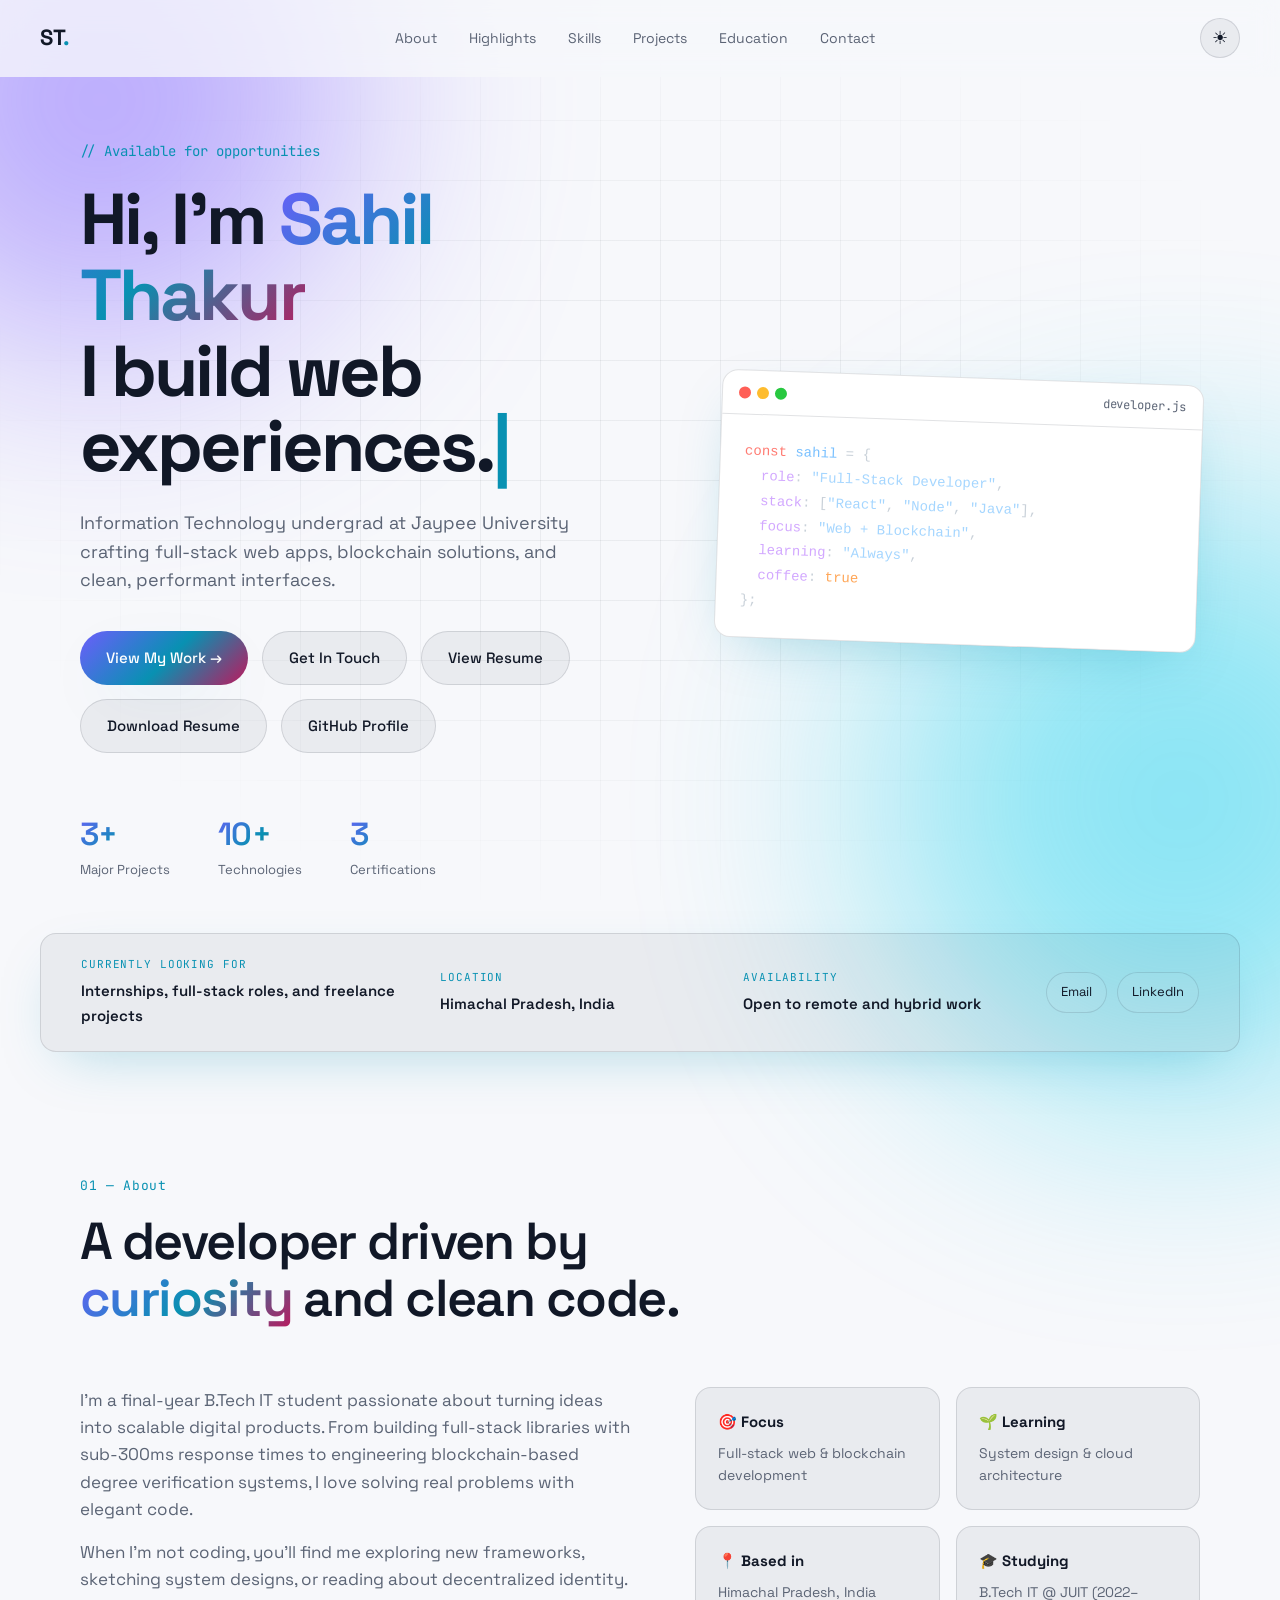
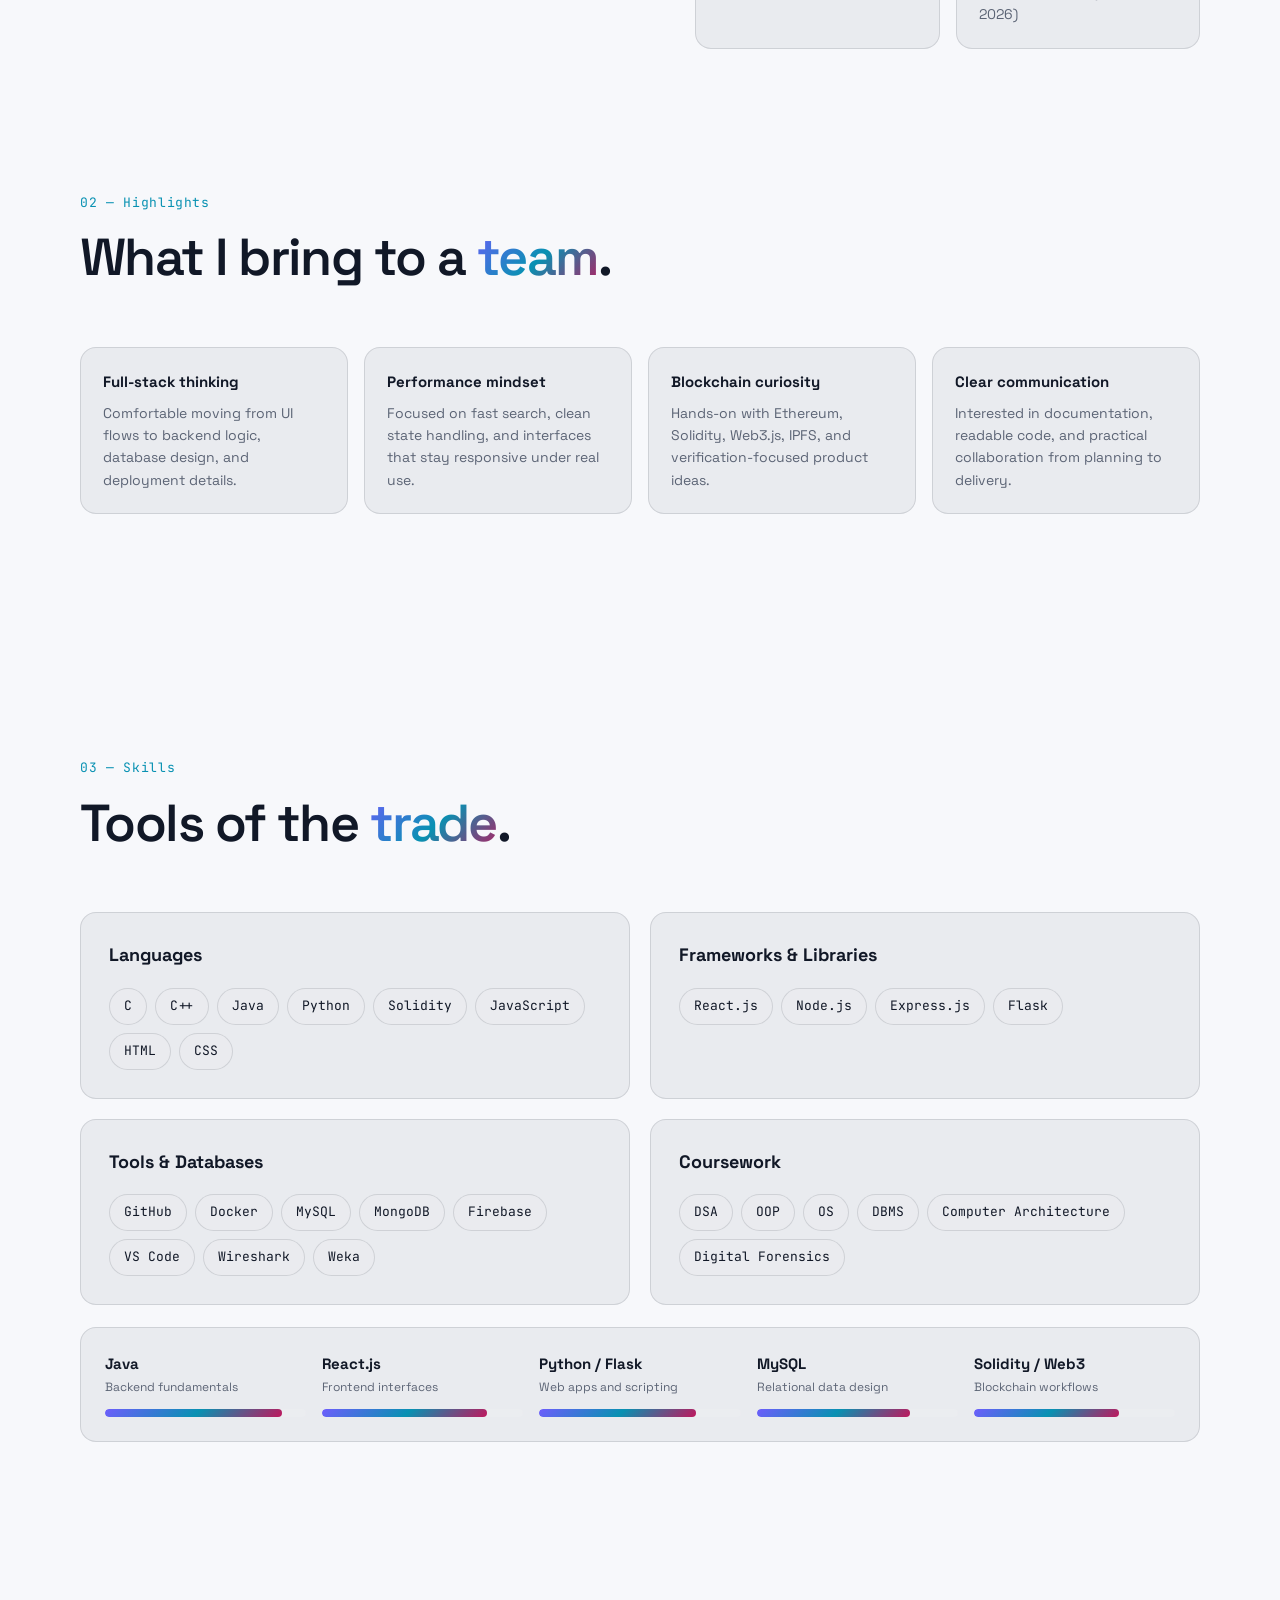
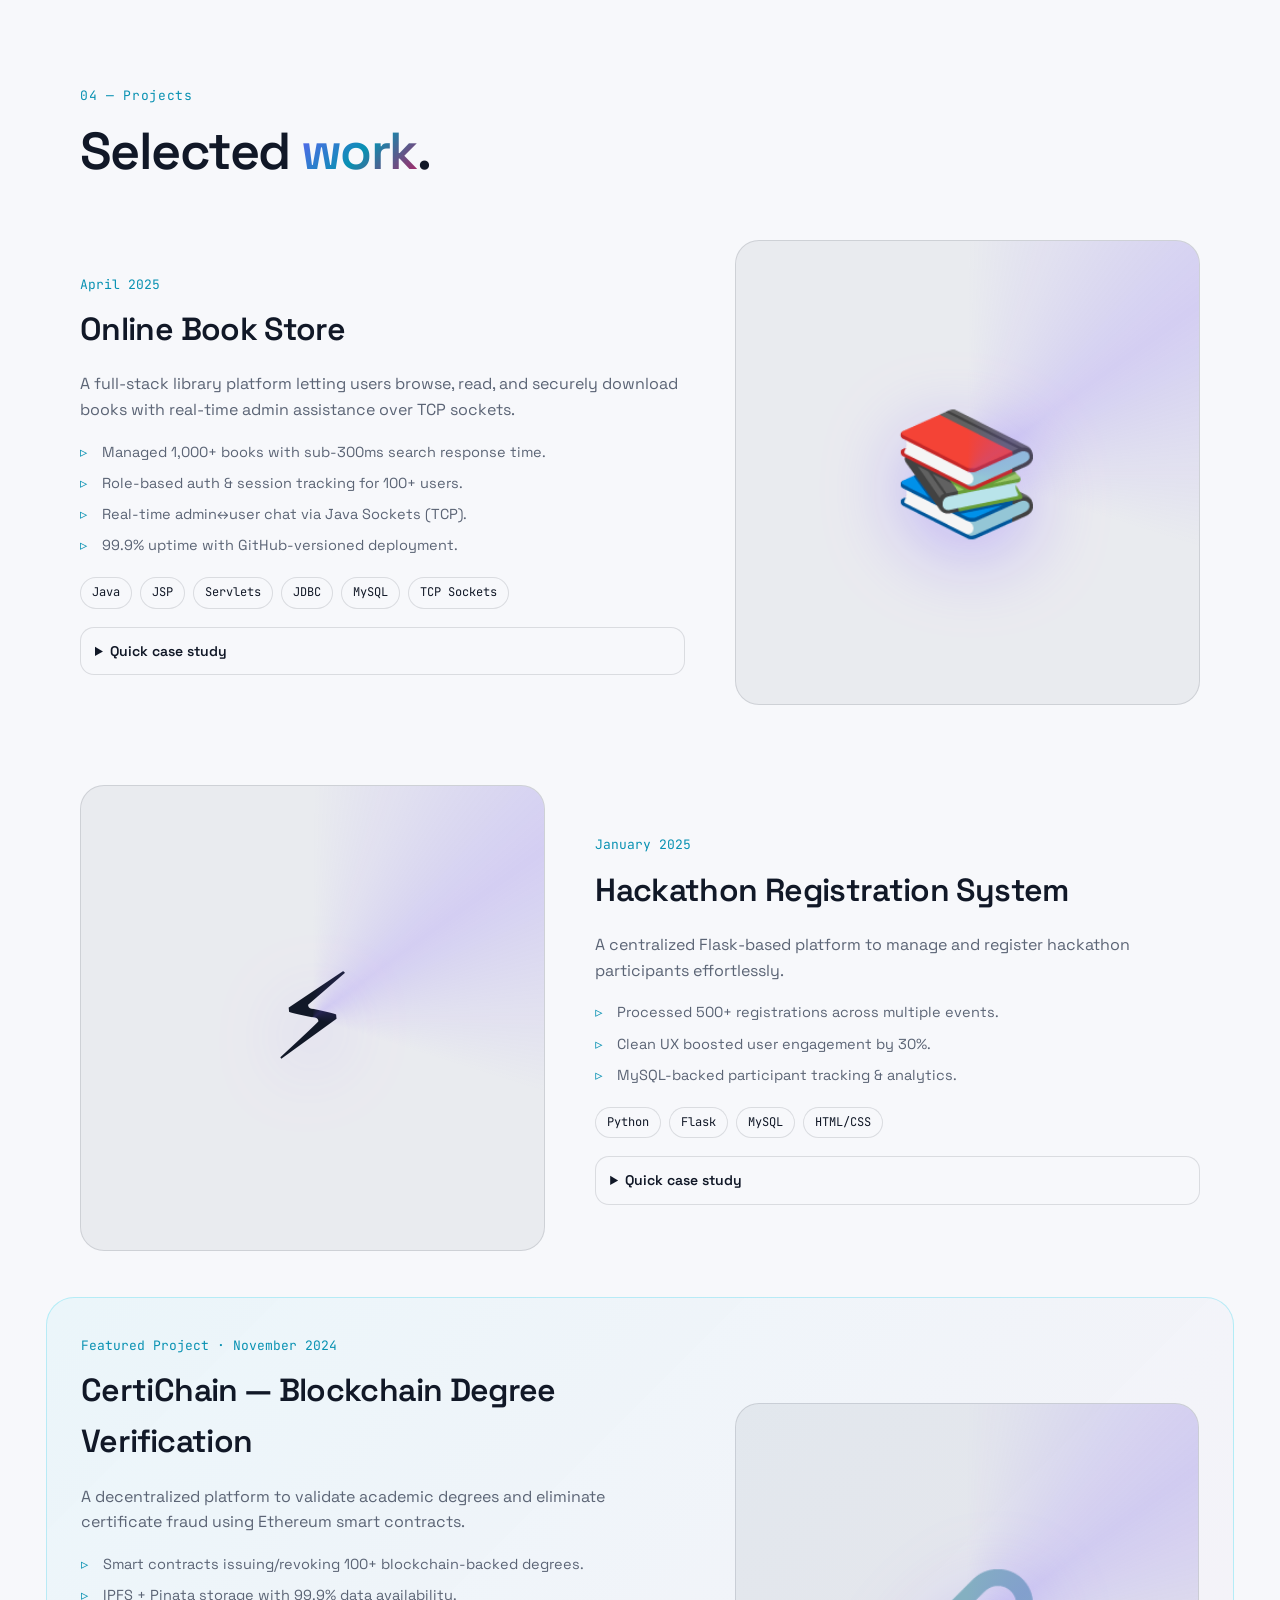
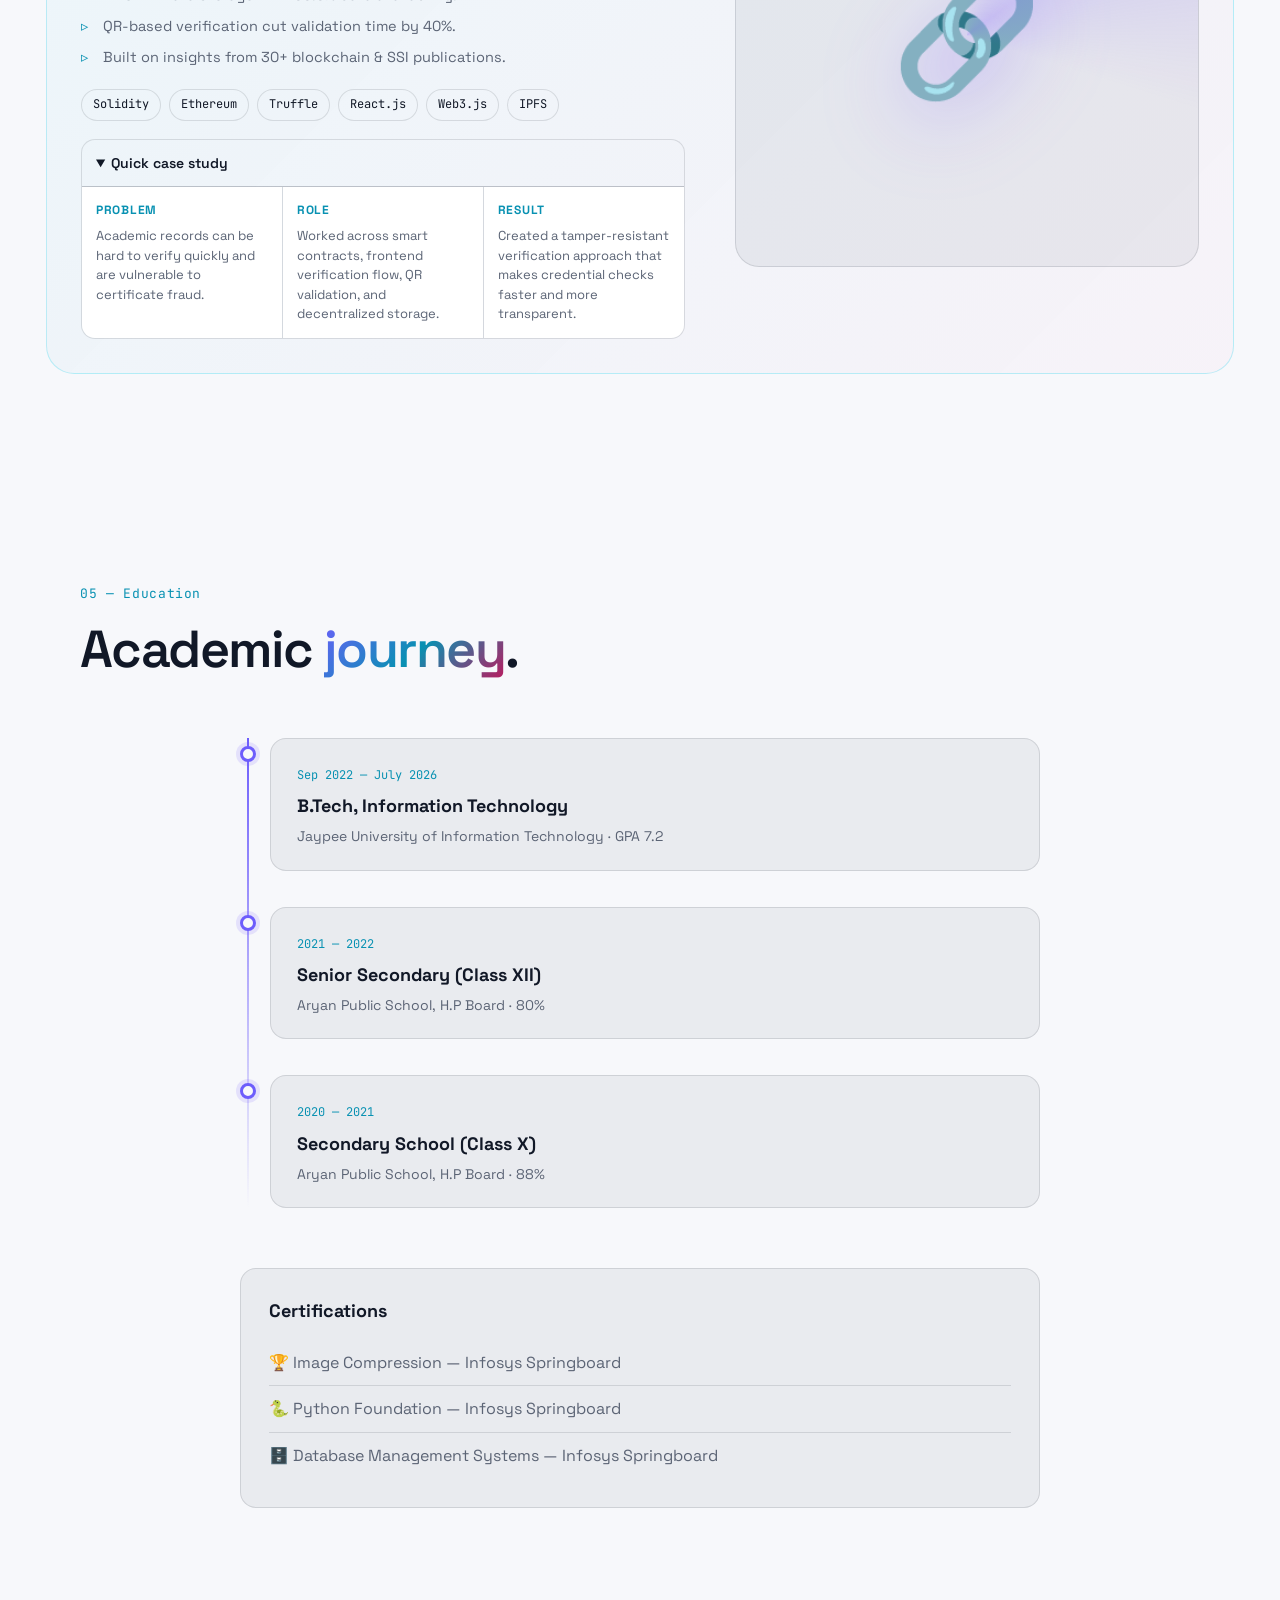
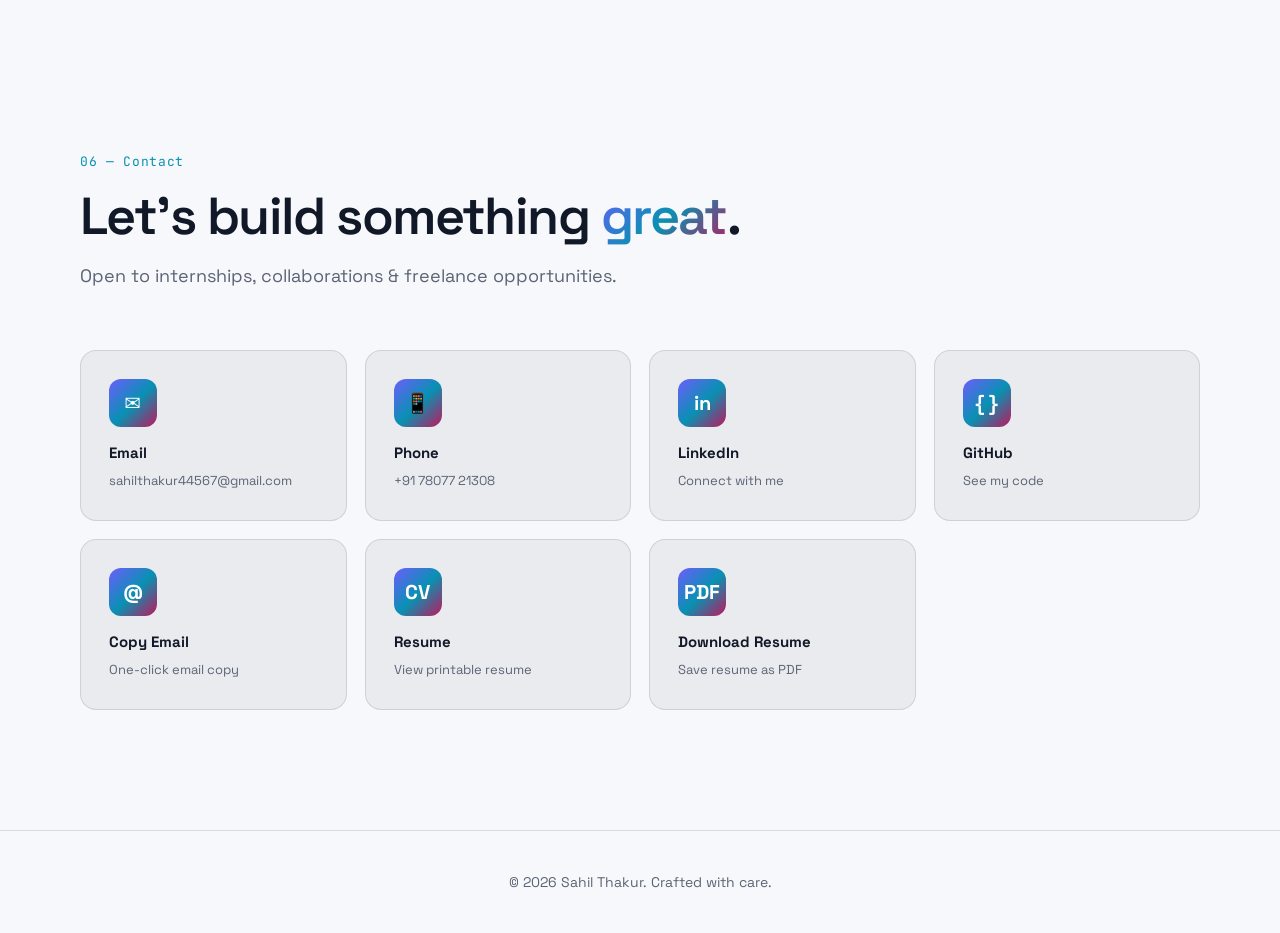
<file: index.html>
<!DOCTYPE html>
<html lang="en">
<head>
  <meta charset="UTF-8" />
  <meta name="viewport" content="width=device-width, initial-scale=1.0" />
  <title>Sahil Thakur — Software Developer Portfolio</title>
  <meta name="description" content="Portfolio of Sahil Thakur — Full-stack developer skilled in Java, React, Python, and Blockchain." />
  <meta name="author" content="Sahil Thakur" />
  <meta name="keywords" content="Sahil Thakur, Software Developer, Full Stack Developer, Java Developer, React Developer, Blockchain Developer, Portfolio" />
  <meta name="theme-color" content="#07080d" />
  <meta property="og:type" content="website" />
  <meta property="og:title" content="Sahil Thakur — Software Developer Portfolio" />
  <meta property="og:description" content="Full-stack developer portfolio featuring Java, React, Python, and blockchain projects." />
  <meta name="twitter:card" content="summary" />
  <meta name="twitter:title" content="Sahil Thakur — Software Developer Portfolio" />
  <meta name="twitter:description" content="Full-stack developer portfolio featuring Java, React, Python, and blockchain projects." />
  <link rel="icon" href='data:image/svg+xml,<svg xmlns="http://www.w3.org/2000/svg" viewBox="0 0 64 64"><rect width="64" height="64" rx="14" fill="%2307080d"/><text x="50%" y="56%" text-anchor="middle" font-family="Arial,sans-serif" font-size="26" font-weight="700" fill="%2322d3ee">ST</text></svg>' />
  <link rel="preconnect" href="https://fonts.googleapis.com">
  <link rel="preconnect" href="https://fonts.gstatic.com" crossorigin>
  <link href="https://fonts.googleapis.com/css2?family=Space+Grotesk:wght@400;500;600;700&family=JetBrains+Mono:wght@400;500&display=swap" rel="stylesheet">
  <link rel="stylesheet" href="style.css" />
</head>
<body>
  <!-- Animated background -->
  <div class="bg-grid"></div>
  <div class="bg-glow glow-1"></div>
  <div class="bg-glow glow-2"></div>

  <!-- Navigation -->
  <nav class="nav">
    <a href="#home" class="nav-logo">ST<span>.</span></a>
    <ul class="nav-links" id="navLinks">
      <li><a href="#about">About</a></li>
      <li><a href="#highlights">Highlights</a></li>
      <li><a href="#skills">Skills</a></li>
      <li><a href="#projects">Projects</a></li>
      <li><a href="#education">Education</a></li>
      <li><a href="#contact">Contact</a></li>
    </ul>
    <div class="nav-actions">
      <button class="theme-toggle" id="themeToggle" type="button" aria-label="Switch to light theme" aria-pressed="false">
        <span class="theme-icon" aria-hidden="true">☾</span>
      </button>
      <button class="nav-toggle" id="navToggle" aria-label="Toggle menu" aria-controls="navLinks" aria-expanded="false">
        <span></span><span></span><span></span>
      </button>
    </div>
  </nav>

  <!-- Hero -->
  <header id="home" class="hero">
    <div class="hero-content reveal">
      <p class="hero-tag">// Available for opportunities</p>
      <h1 class="hero-title">
        Hi, I'm <span class="grad-text">Sahil Thakur</span><br/>
        I build <span class="type" id="typed"></span><span class="cursor">|</span>
      </h1>
      <p class="hero-sub">
        Information Technology undergrad at Jaypee University crafting full-stack web apps,
        blockchain solutions, and clean, performant interfaces.
      </p>
      <div class="hero-actions">
        <a href="#projects" class="btn btn-primary">View My Work →</a>
        <a href="#contact" class="btn btn-ghost">Get In Touch</a>
        <a href="resume.html" class="btn btn-ghost">View Resume</a>
        <a href="assets/Sahil-Thakur-Resume.pdf" class="btn btn-ghost" download>Download Resume</a>
        <a href="https://github.com/ALLLENX" class="btn btn-ghost" target="_blank" rel="noopener noreferrer" aria-label="View Sahil Thakur's GitHub profile">GitHub Profile</a>
      </div>
      <div class="hero-stats">
        <div><strong>3+</strong><span>Major Projects</span></div>
        <div><strong>10+</strong><span>Technologies</span></div>
        <div><strong>3</strong><span>Certifications</span></div>
      </div>
    </div>
    <div class="hero-card reveal">
      <div class="code-window">
        <div class="code-dots"><i></i><i></i><i></i><span>developer.js</span></div>
        <pre><code><span class="k">const</span> <span class="v">sahil</span> = {
  <span class="p">role</span>: <span class="s">"Full-Stack Developer"</span>,
  <span class="p">stack</span>: [<span class="s">"React"</span>, <span class="s">"Node"</span>, <span class="s">"Java"</span>],
  <span class="p">focus</span>: <span class="s">"Web + Blockchain"</span>,
  <span class="p">learning</span>: <span class="s">"Always"</span>,
  <span class="p">coffee</span>: <span class="n">true</span>
};</code></pre>
      </div>
    </div>
  </header>

  <!-- Recruiter Snapshot -->
  <section class="recruiter-strip reveal" aria-label="Recruiter snapshot">
    <div>
      <span class="strip-label">Currently Looking For</span>
      <strong>Internships, full-stack roles, and freelance projects</strong>
    </div>
    <div>
      <span class="strip-label">Location</span>
      <strong>Himachal Pradesh, India</strong>
    </div>
    <div>
      <span class="strip-label">Availability</span>
      <strong>Open to remote and hybrid work</strong>
    </div>
    <div class="strip-actions">
      <a href="mailto:sahilthakur44567@gmail.com" class="mini-link">Email</a>
      <a href="https://www.linkedin.com/in/sahil-thakur-1141a624b/" class="mini-link" target="_blank" rel="noopener noreferrer">LinkedIn</a>
    </div>
  </section>

  <!-- About -->
  <section id="about" class="section">
    <div class="section-head reveal">
      <span class="kicker">01 — About</span>
      <h2>A developer driven by <span class="grad-text">curiosity</span> and clean code.</h2>
    </div>
    <div class="about-grid">
      <div class="about-text reveal">
        <p>I'm a final-year B.Tech IT student passionate about turning ideas into scalable
        digital products. From building full-stack libraries with sub-300ms response times to
        engineering blockchain-based degree verification systems, I love solving real problems
        with elegant code.</p>
        <p>When I'm not coding, you'll find me exploring new frameworks, sketching system
        designs, or reading about decentralized identity.</p>
      </div>
      <div class="about-cards">
        <div class="info-card reveal"><h4>🎯 Focus</h4><p>Full-stack web & blockchain development</p></div>
        <div class="info-card reveal"><h4>🌱 Learning</h4><p>System design & cloud architecture</p></div>
        <div class="info-card reveal"><h4>📍 Based in</h4><p>Himachal Pradesh, India</p></div>
        <div class="info-card reveal"><h4>🎓 Studying</h4><p>B.Tech IT @ JUIT (2022–2026)</p></div>
      </div>
    </div>
  </section>

  <!-- Highlights -->
  <section id="highlights" class="section compact">
    <div class="section-head reveal">
      <span class="kicker">02 — Highlights</span>
      <h2>What I bring to a <span class="grad-text">team</span>.</h2>
    </div>
    <div class="highlight-grid">
      <div class="info-card reveal"><h4>Full-stack thinking</h4><p>Comfortable moving from UI flows to backend logic, database design, and deployment details.</p></div>
      <div class="info-card reveal"><h4>Performance mindset</h4><p>Focused on fast search, clean state handling, and interfaces that stay responsive under real use.</p></div>
      <div class="info-card reveal"><h4>Blockchain curiosity</h4><p>Hands-on with Ethereum, Solidity, Web3.js, IPFS, and verification-focused product ideas.</p></div>
      <div class="info-card reveal"><h4>Clear communication</h4><p>Interested in documentation, readable code, and practical collaboration from planning to delivery.</p></div>
    </div>
  </section>

  <!-- Skills -->
  <section id="skills" class="section">
    <div class="section-head reveal">
      <span class="kicker">03 — Skills</span>
      <h2>Tools of the <span class="grad-text">trade</span>.</h2>
    </div>
    <div class="skills-grid">
      <div class="skill-card reveal">
        <h3>Languages</h3>
        <div class="chips">
          <span>C</span><span>C++</span><span>Java</span><span>Python</span>
          <span>Solidity</span><span>JavaScript</span><span>HTML</span><span>CSS</span>
        </div>
      </div>
      <div class="skill-card reveal">
        <h3>Frameworks & Libraries</h3>
        <div class="chips">
          <span>React.js</span><span>Node.js</span><span>Express.js</span><span>Flask</span>
        </div>
      </div>
      <div class="skill-card reveal">
        <h3>Tools & Databases</h3>
        <div class="chips">
          <span>GitHub</span><span>Docker</span><span>MySQL</span><span>MongoDB</span>
          <span>Firebase</span><span>VS Code</span><span>Wireshark</span><span>Weka</span>
        </div>
      </div>
      <div class="skill-card reveal">
        <h3>Coursework</h3>
        <div class="chips">
          <span>DSA</span><span>OOP</span><span>OS</span><span>DBMS</span>
          <span>Computer Architecture</span><span>Digital Forensics</span>
        </div>
      </div>
    </div>
    <div class="strengths reveal" aria-label="Core strengths">
      <div class="strength">
        <span><strong>Java</strong><em>Backend fundamentals</em></span>
        <i style="--level: 88%"></i>
      </div>
      <div class="strength">
        <span><strong>React.js</strong><em>Frontend interfaces</em></span>
        <i style="--level: 82%"></i>
      </div>
      <div class="strength">
        <span><strong>Python / Flask</strong><em>Web apps and scripting</em></span>
        <i style="--level: 78%"></i>
      </div>
      <div class="strength">
        <span><strong>MySQL</strong><em>Relational data design</em></span>
        <i style="--level: 76%"></i>
      </div>
      <div class="strength">
        <span><strong>Solidity / Web3</strong><em>Blockchain workflows</em></span>
        <i style="--level: 72%"></i>
      </div>
    </div>
  </section>

  <!-- Projects -->
  <section id="projects" class="section">
    <div class="section-head reveal">
      <span class="kicker">04 — Projects</span>
      <h2>Selected <span class="grad-text">work</span>.</h2>
    </div>
    <div class="projects">

      <article class="project reveal">
        <div class="project-meta">
          <span class="date">April 2025</span>
          <h3>Online Book Store</h3>
          <p>A full-stack library platform letting users browse, read, and securely download books with real-time admin assistance over TCP sockets.</p>
          <ul class="bullets">
            <li>Managed 1,000+ books with sub-300ms search response time.</li>
            <li>Role-based auth & session tracking for 100+ users.</li>
            <li>Real-time admin↔user chat via Java Sockets (TCP).</li>
            <li>99.9% uptime with GitHub-versioned deployment.</li>
          </ul>
          <div class="chips small">
            <span>Java</span><span>JSP</span><span>Servlets</span><span>JDBC</span><span>MySQL</span><span>TCP Sockets</span>
          </div>
          <details class="case-study">
            <summary>Quick case study</summary>
            <div class="case-grid">
              <p><strong>Problem</strong><span>Readers needed a searchable book platform with secure downloads and admin support.</span></p>
              <p><strong>Role</strong><span>Designed the full-stack flow, database access, authentication, and real-time support layer.</span></p>
              <p><strong>Result</strong><span>Improved discovery speed and gave admins a direct support channel for active users.</span></p>
            </div>
          </details>
        </div>
        <div class="project-visual" data-emoji="📚"></div>
      </article>

      <article class="project reveal reverse">
        <div class="project-meta">
          <span class="date">January 2025</span>
          <h3>Hackathon Registration System</h3>
          <p>A centralized Flask-based platform to manage and register hackathon participants effortlessly.</p>
          <ul class="bullets">
            <li>Processed 500+ registrations across multiple events.</li>
            <li>Clean UX boosted user engagement by 30%.</li>
            <li>MySQL-backed participant tracking & analytics.</li>
          </ul>
          <div class="chips small">
            <span>Python</span><span>Flask</span><span>MySQL</span><span>HTML/CSS</span>
          </div>
          <details class="case-study">
            <summary>Quick case study</summary>
            <div class="case-grid">
              <p><strong>Problem</strong><span>Event organizers needed one place to collect, manage, and review registrations.</span></p>
              <p><strong>Role</strong><span>Built Flask routes, database-backed participant records, and a clean registration flow.</span></p>
              <p><strong>Result</strong><span>Simplified participant tracking and reduced manual coordination for hackathon teams.</span></p>
            </div>
          </details>
        </div>
        <div class="project-visual" data-emoji="⚡"></div>
      </article>

      <article class="project featured reveal">
        <div class="project-meta">
          <span class="date">Featured Project · November 2024</span>
          <h3>CertiChain — Blockchain Degree Verification</h3>
          <p>A decentralized platform to validate academic degrees and eliminate certificate fraud using Ethereum smart contracts.</p>
          <ul class="bullets">
            <li>Smart contracts issuing/revoking 100+ blockchain-backed degrees.</li>
            <li>IPFS + Pinata storage with 99.9% data availability.</li>
            <li>QR-based verification cut validation time by 40%.</li>
            <li>Built on insights from 30+ blockchain & SSI publications.</li>
          </ul>
          <div class="chips small">
            <span>Solidity</span><span>Ethereum</span><span>Truffle</span><span>React.js</span><span>Web3.js</span><span>IPFS</span>
          </div>
          <details class="case-study" open>
            <summary>Quick case study</summary>
            <div class="case-grid">
              <p><strong>Problem</strong><span>Academic records can be hard to verify quickly and are vulnerable to certificate fraud.</span></p>
              <p><strong>Role</strong><span>Worked across smart contracts, frontend verification flow, QR validation, and decentralized storage.</span></p>
              <p><strong>Result</strong><span>Created a tamper-resistant verification approach that makes credential checks faster and more transparent.</span></p>
            </div>
          </details>
        </div>
        <div class="project-visual" data-emoji="🔗"></div>
      </article>
    </div>
  </section>

  <!-- Education -->
  <section id="education" class="section">
    <div class="section-head reveal">
      <span class="kicker">05 — Education</span>
      <h2>Academic <span class="grad-text">journey</span>.</h2>
    </div>
    <div class="timeline">
      <div class="t-item reveal">
        <div class="t-dot"></div>
        <div class="t-card">
          <span class="date">Sep 2022 — July 2026</span>
          <h3>B.Tech, Information Technology</h3>
          <p>Jaypee University of Information Technology · GPA 7.2</p>
        </div>
      </div>
      <div class="t-item reveal">
        <div class="t-dot"></div>
        <div class="t-card">
          <span class="date">2021 — 2022</span>
          <h3>Senior Secondary (Class XII)</h3>
          <p>Aryan Public School, H.P Board · 80%</p>
        </div>
      </div>
      <div class="t-item reveal">
        <div class="t-dot"></div>
        <div class="t-card">
          <span class="date">2020 — 2021</span>
          <h3>Secondary School (Class X)</h3>
          <p>Aryan Public School, H.P Board · 88%</p>
        </div>
      </div>
    </div>

    <div class="certs reveal">
      <h3>Certifications</h3>
      <ul>
        <li>🏆 Image Compression — Infosys Springboard</li>
        <li>🐍 Python Foundation — Infosys Springboard</li>
        <li>🗄️ Database Management Systems — Infosys Springboard</li>
      </ul>
    </div>
  </section>

  <!-- Contact -->
  <section id="contact" class="section contact">
    <div class="section-head reveal">
      <span class="kicker">06 — Contact</span>
      <h2>Let's build something <span class="grad-text">great</span>.</h2>
      <p class="lead">Open to internships, collaborations & freelance opportunities.</p>
    </div>
    <div class="contact-grid">
      <a href="mailto:sahilthakur44567@gmail.com" class="contact-card reveal" aria-label="Email Sahil Thakur">
        <span class="ic">✉️</span>
        <strong>Email</strong>
        <span>sahilthakur44567@gmail.com</span>
      </a>
      <a href="tel:+917807721308" class="contact-card reveal" aria-label="Call Sahil Thakur">
        <span class="ic">📱</span>
        <strong>Phone</strong>
        <span>+91 78077 21308</span>
      </a>
      <a href="https://www.linkedin.com/in/sahil-thakur-1141a624b/" class="contact-card reveal" target="_blank" rel="noopener noreferrer" aria-label="Open Sahil Thakur's LinkedIn profile">
        <span class="ic">in</span>
        <strong>LinkedIn</strong>
        <span>Connect with me</span>
      </a>
      <a href="https://github.com/ALLLENX" class="contact-card reveal" target="_blank" rel="noopener noreferrer" aria-label="Open Sahil Thakur's GitHub profile">
        <span class="ic">{ }</span>
        <strong>GitHub</strong>
        <span>See my code</span>
      </a>
      <button class="contact-card copy-card reveal" id="copyEmail" type="button" data-email="sahilthakur44567@gmail.com">
        <span class="ic">@</span>
        <strong>Copy Email</strong>
        <span id="copyStatus">One-click email copy</span>
      </button>
      <a href="resume.html" class="contact-card reveal" aria-label="Open Sahil Thakur's printable resume">
        <span class="ic">CV</span>
        <strong>Resume</strong>
        <span>View printable resume</span>
      </a>
      <a href="assets/Sahil-Thakur-Resume.pdf" class="contact-card reveal" download aria-label="Download Sahil Thakur's resume PDF">
        <span class="ic">PDF</span>
        <strong>Download Resume</strong>
        <span>Save resume as PDF</span>
      </a>
    </div>
  </section>

  <footer class="footer">
    <p>© <span id="year"></span> Sahil Thakur. Crafted with care.</p>
  </footer>

  <script src="script.js"></script>
</body>
</html>
</file>
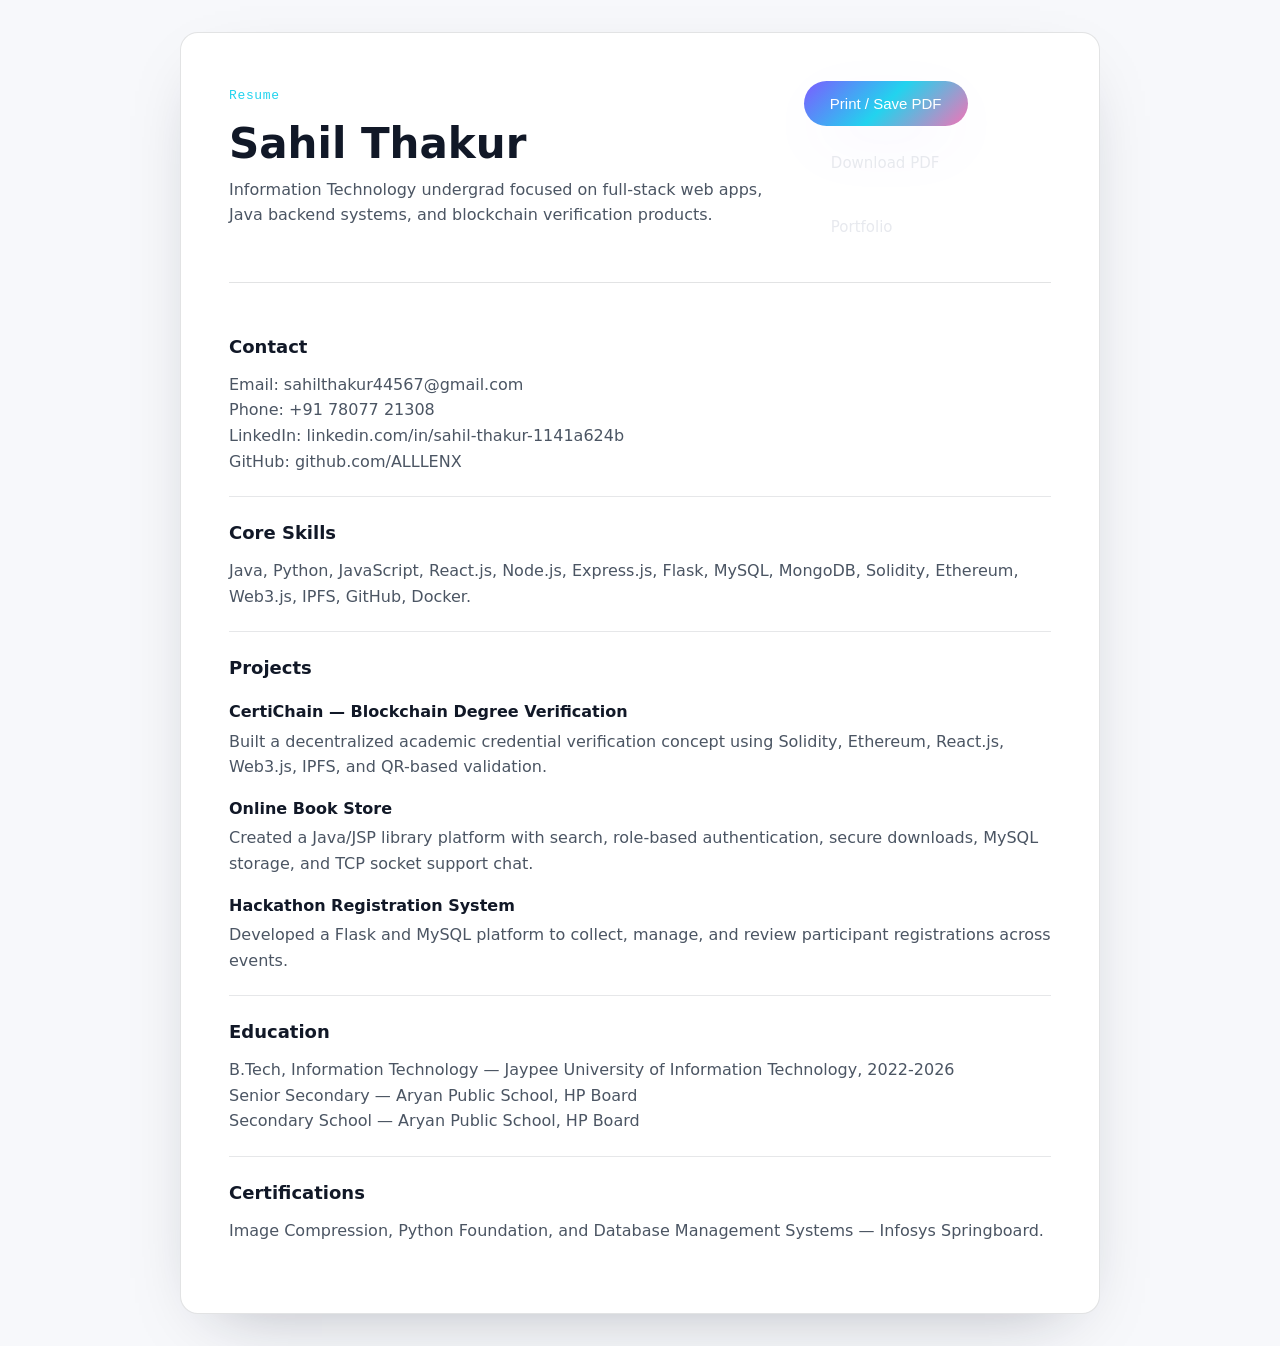
<file: resume.html>
<!DOCTYPE html>
<html lang="en">
<head>
  <meta charset="UTF-8" />
  <meta name="viewport" content="width=device-width, initial-scale=1.0" />
  <title>Resume — Sahil Thakur</title>
  <meta name="description" content="Printable resume of Sahil Thakur, full-stack and blockchain developer." />
  <link rel="stylesheet" href="style.css" />
</head>
<body class="resume-page">
  <main class="resume-shell">
    <header class="resume-head">
      <div>
        <p class="kicker">Resume</p>
        <h1>Sahil Thakur</h1>
        <p>Information Technology undergrad focused on full-stack web apps, Java backend systems, and blockchain verification products.</p>
      </div>
      <div class="resume-actions">
        <button class="btn btn-primary" type="button" onclick="window.print()">Print / Save PDF</button>
        <a class="btn btn-ghost" href="assets/Sahil-Thakur-Resume.pdf" download>Download PDF</a>
        <a class="btn btn-ghost" href="/">Portfolio</a>
      </div>
    </header>

    <section class="resume-section">
      <h2>Contact</h2>
      <p>Email: sahilthakur44567@gmail.com</p>
      <p>Phone: +91 78077 21308</p>
      <p>LinkedIn: linkedin.com/in/sahil-thakur-1141a624b</p>
      <p>GitHub: github.com/ALLLENX</p>
    </section>

    <section class="resume-section">
      <h2>Core Skills</h2>
      <p>Java, Python, JavaScript, React.js, Node.js, Express.js, Flask, MySQL, MongoDB, Solidity, Ethereum, Web3.js, IPFS, GitHub, Docker.</p>
    </section>

    <section class="resume-section">
      <h2>Projects</h2>
      <article>
        <h3>CertiChain — Blockchain Degree Verification</h3>
        <p>Built a decentralized academic credential verification concept using Solidity, Ethereum, React.js, Web3.js, IPFS, and QR-based validation.</p>
      </article>
      <article>
        <h3>Online Book Store</h3>
        <p>Created a Java/JSP library platform with search, role-based authentication, secure downloads, MySQL storage, and TCP socket support chat.</p>
      </article>
      <article>
        <h3>Hackathon Registration System</h3>
        <p>Developed a Flask and MySQL platform to collect, manage, and review participant registrations across events.</p>
      </article>
    </section>

    <section class="resume-section">
      <h2>Education</h2>
      <p>B.Tech, Information Technology — Jaypee University of Information Technology, 2022-2026</p>
      <p>Senior Secondary — Aryan Public School, HP Board</p>
      <p>Secondary School — Aryan Public School, HP Board</p>
    </section>

    <section class="resume-section">
      <h2>Certifications</h2>
      <p>Image Compression, Python Foundation, and Database Management Systems — Infosys Springboard.</p>
    </section>
  </main>
</body>
</html>
</file>
<file: style.css>
/* ---------- Design tokens ---------- */
:root {
  --bg: #07080d;
  --bg-elev: #0d1018;
  --surface: rgba(255,255,255,0.04);
  --border: rgba(255,255,255,0.08);
  --text: #e7e9ee;
  --muted: #8a90a3;
  --primary: #7c5cff;
  --primary-2: #22d3ee;
  --accent: #f472b6;
  --grad: linear-gradient(135deg, #7c5cff 0%, #22d3ee 50%, #f472b6 100%);
  --shadow: 0 20px 60px -20px rgba(124,92,255,0.35);
  --radius: 16px;
  --maxw: 1200px;
}

:root[data-theme="light"] {
  --bg: #f7f8fb;
  --bg-elev: #ffffff;
  --surface: rgba(10,20,35,0.055);
  --border: rgba(10,20,35,0.12);
  --text: #111827;
  --muted: #5b6475;
  --primary: #6d5dfc;
  --primary-2: #0891b2;
  --accent: #be185d;
  --grad: linear-gradient(135deg, #6d5dfc 0%, #0891b2 52%, #be185d 100%);
  --shadow: 0 20px 60px -24px rgba(8,145,178,0.35);
}

* { box-sizing: border-box; margin: 0; padding: 0; }
html { scroll-behavior: smooth; }
body {
  font-family: 'Space Grotesk', system-ui, sans-serif;
  background: var(--bg);
  color: var(--text);
  line-height: 1.6;
  overflow-x: hidden;
  -webkit-font-smoothing: antialiased;
}
a { color: inherit; text-decoration: none; }
img { max-width: 100%; display: block; }

/* ---------- Background FX ---------- */
.bg-grid {
  position: fixed; inset: 0; z-index: -2;
  background-image:
    linear-gradient(rgba(255,255,255,0.025) 1px, transparent 1px),
    linear-gradient(90deg, rgba(255,255,255,0.025) 1px, transparent 1px);
  background-size: 60px 60px;
  mask-image: radial-gradient(ellipse at center, #000 30%, transparent 75%);
}
.bg-glow {
  position: fixed; z-index: -1; border-radius: 50%;
  filter: blur(120px); opacity: 0.5; pointer-events: none;
  animation: float 18s ease-in-out infinite;
}
:root[data-theme="light"] .bg-grid {
  background-image:
    linear-gradient(rgba(10,20,35,0.055) 1px, transparent 1px),
    linear-gradient(90deg, rgba(10,20,35,0.055) 1px, transparent 1px);
}
:root[data-theme="light"] .nav { background: rgba(247,248,251,0.78); }
.glow-1 { width: 500px; height: 500px; background: #7c5cff; top: -150px; left: -150px; }
.glow-2 { width: 600px; height: 600px; background: #22d3ee; bottom: -200px; right: -200px; animation-delay: -9s; }
@keyframes float {
  0%,100% { transform: translate(0,0) scale(1); }
  50% { transform: translate(40px,-40px) scale(1.1); }
}

/* ---------- Nav ---------- */
.nav {
  position: fixed; top: 0; left: 0; right: 0; z-index: 50;
  display: flex; align-items: center; justify-content: space-between;
  padding: 18px 40px;
  backdrop-filter: blur(14px);
  background: rgba(7,8,13,0.6);
  border-bottom: 1px solid transparent;
  transition: border-color .3s, padding .3s;
}
.nav.scrolled { border-bottom-color: var(--border); padding: 14px 40px; }
.nav-logo { font-weight: 700; font-size: 22px; letter-spacing: -0.02em; }
.nav-logo span { color: var(--primary-2); }
.nav-links { display: flex; gap: 32px; list-style: none; }
.nav-links a {
  font-size: 14px; color: var(--muted); position: relative;
  transition: color .25s;
}
.nav-links a:hover { color: var(--text); }
.nav-links a::after {
  content: ''; position: absolute; left: 0; bottom: -6px;
  width: 0; height: 2px; background: var(--grad); transition: width .3s;
}
.nav-links a:hover::after { width: 100%; }
.nav-actions { display: flex; align-items: center; gap: 14px; }
.theme-toggle {
  width: 40px; height: 40px; border-radius: 50%;
  border: 1px solid var(--border); background: var(--surface);
  color: var(--text); display: inline-flex; align-items: center; justify-content: center;
  cursor: pointer; transition: transform .25s, background .25s, border-color .25s;
}
.theme-toggle:hover { transform: translateY(-2px); border-color: rgba(124,92,255,0.45); }
.theme-icon { font-size: 18px; line-height: 1; }
.nav-toggle { display: none; background: none; border: none; cursor: pointer; flex-direction: column; gap: 5px; }
.nav-toggle span { width: 24px; height: 2px; background: var(--text); transition: .3s; }

/* ---------- Layout ---------- */
.section {
  max-width: var(--maxw);
  margin: 0 auto;
  padding: 120px 40px;
}
.section.compact { padding-top: 20px; }
.section-head { margin-bottom: 60px; max-width: 720px; }
.kicker {
  display: inline-block;
  font-family: 'JetBrains Mono', monospace;
  font-size: 13px;
  color: var(--primary-2);
  margin-bottom: 16px;
  letter-spacing: 0.05em;
}
.section-head h2 {
  font-size: clamp(32px, 5vw, 52px);
  line-height: 1.1;
  letter-spacing: -0.03em;
  font-weight: 600;
}
.section-head .lead { color: var(--muted); margin-top: 16px; font-size: 18px; }
.grad-text {
  background: var(--grad);
  -webkit-background-clip: text; background-clip: text;
  -webkit-text-fill-color: transparent;
}

/* ---------- Hero ---------- */
.hero {
  min-height: 100vh;
  max-width: var(--maxw); margin: 0 auto;
  padding: 140px 40px 80px;
  display: grid; grid-template-columns: 1.2fr 1fr; gap: 60px; align-items: center;
}
.hero-tag {
  font-family: 'JetBrains Mono', monospace;
  color: var(--primary-2); font-size: 14px; margin-bottom: 20px;
}
.hero-title {
  font-size: clamp(40px, 6vw, 72px);
  line-height: 1.05; letter-spacing: -0.04em; font-weight: 700;
  margin-bottom: 24px;
}
.type { color: var(--text); }
.cursor { color: var(--primary-2); animation: blink 1s steps(2) infinite; }
@keyframes blink { 50% { opacity: 0; } }
.hero-sub { color: var(--muted); font-size: 18px; max-width: 520px; margin-bottom: 36px; }
.hero-actions { display: flex; gap: 14px; flex-wrap: wrap; margin-bottom: 56px; }
.btn {
  padding: 14px 26px; border-radius: 999px; font-weight: 500; font-size: 15px;
  display: inline-flex; align-items: center; gap: 8px;
  transition: transform .25s, box-shadow .25s, background .25s;
  cursor: pointer; border: none;
}
.btn-primary {
  background: var(--grad); color: #fff;
  box-shadow: var(--shadow);
}
.btn-primary:hover { transform: translateY(-2px); box-shadow: 0 25px 70px -20px rgba(124,92,255,0.55); }
.btn-ghost {
  background: var(--surface); color: var(--text);
  border: 1px solid var(--border);
}
.btn-ghost:hover { background: rgba(255,255,255,0.08); }
.hero-stats { display: flex; gap: 48px; }
.hero-stats div { display: flex; flex-direction: column; }
.hero-stats strong {
  font-size: 32px; font-weight: 600; letter-spacing: -0.02em;
  background: var(--grad);
  -webkit-background-clip: text; background-clip: text; -webkit-text-fill-color: transparent;
}
.hero-stats span { color: var(--muted); font-size: 13px; }

/* ---------- Recruiter snapshot ---------- */
.recruiter-strip {
  max-width: var(--maxw); margin: -28px auto 0; padding: 22px 40px;
  display: grid; grid-template-columns: 1.2fr 1fr 1fr auto; gap: 22px; align-items: center;
  background: var(--surface); border: 1px solid var(--border); border-radius: var(--radius);
  box-shadow: var(--shadow);
}
.strip-label {
  display: block; font-family: 'JetBrains Mono', monospace;
  font-size: 11px; text-transform: uppercase; letter-spacing: 0.08em;
  color: var(--primary-2); margin-bottom: 4px;
}
.recruiter-strip strong { font-size: 15px; font-weight: 600; }
.strip-actions { display: flex; gap: 10px; justify-content: flex-end; }
.mini-link {
  padding: 9px 14px; border-radius: 999px; border: 1px solid var(--border);
  color: var(--text); background: rgba(255,255,255,0.04); font-size: 13px;
  transition: transform .25s, background .25s, border-color .25s;
}
.mini-link:hover { transform: translateY(-2px); background: rgba(124,92,255,0.12); border-color: rgba(124,92,255,0.45); }

/* Code window */
.hero-card { perspective: 1000px; }
.code-window {
  background: var(--bg-elev); border: 1px solid var(--border);
  border-radius: var(--radius); overflow: hidden;
  box-shadow: var(--shadow);
  transform: rotate(2deg);
  transition: transform .5s;
}
.code-window:hover { transform: rotate(0deg) scale(1.02); }
.code-dots {
  display: flex; align-items: center; gap: 6px;
  padding: 12px 16px; border-bottom: 1px solid var(--border);
  background: rgba(255,255,255,0.02);
}
.code-dots i { width: 12px; height: 12px; border-radius: 50%; background: #ff5f57; }
.code-dots i:nth-child(2) { background: #febc2e; }
.code-dots i:nth-child(3) { background: #28c840; }
.code-dots span {
  margin-left: auto; font-family: 'JetBrains Mono', monospace;
  font-size: 12px; color: var(--muted);
}
.code-window pre {
  padding: 24px; font-family: 'JetBrains Mono', monospace;
  font-size: 14px; line-height: 1.7; color: #c9d1d9;
}
.code-window .k { color: #ff7b72; }
.code-window .v { color: #79c0ff; }
.code-window .p { color: #d2a8ff; }
.code-window .s { color: #a5d6ff; }
.code-window .n { color: #ffa657; }

/* ---------- About ---------- */
.about-grid { display: grid; grid-template-columns: 1.1fr 1fr; gap: 60px; }
.about-text p { color: var(--muted); font-size: 17px; margin-bottom: 16px; }
.about-cards { display: grid; grid-template-columns: 1fr 1fr; gap: 16px; }
.highlight-grid { display: grid; grid-template-columns: repeat(4, 1fr); gap: 16px; }
.info-card {
  padding: 22px; background: var(--surface); border: 1px solid var(--border);
  border-radius: var(--radius); transition: transform .25s, border-color .25s;
}
.info-card:hover { transform: translateY(-4px); border-color: rgba(124,92,255,0.4); }
.info-card h4 { font-size: 15px; margin-bottom: 8px; }
.info-card p { color: var(--muted); font-size: 14px; }

/* ---------- Skills ---------- */
.skills-grid { display: grid; grid-template-columns: repeat(2,1fr); gap: 20px; }
.skill-card {
  padding: 28px; background: var(--surface); border: 1px solid var(--border);
  border-radius: var(--radius); transition: border-color .3s;
  position: relative; overflow: hidden;
}
.skill-card::before {
  content: ''; position: absolute; inset: 0; opacity: 0;
  background: radial-gradient(circle at var(--mx,50%) var(--my,50%), rgba(124,92,255,0.15), transparent 60%);
  transition: opacity .3s;
}
.skill-card:hover { border-color: rgba(124,92,255,0.35); }
.skill-card:hover::before { opacity: 1; }
.skill-card h3 { margin-bottom: 18px; font-size: 18px; position: relative; }
.chips { display: flex; flex-wrap: wrap; gap: 8px; position: relative; }
.chips span {
  padding: 7px 14px; font-size: 13px;
  background: rgba(255,255,255,0.04); border: 1px solid var(--border);
  border-radius: 999px; color: var(--text);
  font-family: 'JetBrains Mono', monospace;
  transition: background .25s, transform .25s;
}
.chips span:hover { background: rgba(124,92,255,0.15); transform: translateY(-2px); }
.chips.small span { padding: 5px 11px; font-size: 12px; }

.strengths {
  margin-top: 22px; padding: 24px; border: 1px solid var(--border);
  border-radius: var(--radius); background: var(--surface);
  display: grid; grid-template-columns: repeat(5, 1fr); gap: 16px;
}
.strength { display: flex; flex-direction: column; gap: 12px; min-width: 0; }
.strength span { display: flex; flex-direction: column; gap: 2px; }
.strength strong { font-size: 15px; }
.strength em { color: var(--muted); font-size: 12px; font-style: normal; }
.strength i {
  height: 8px; border-radius: 999px; background: rgba(255,255,255,0.08);
  position: relative; overflow: hidden;
}
.strength i::before {
  content: ''; position: absolute; inset: 0 auto 0 0; width: var(--level);
  border-radius: inherit; background: var(--grad);
}

.case-study {
  margin-top: 18px; border: 1px solid var(--border); border-radius: 14px;
  background: rgba(255,255,255,0.03); overflow: hidden;
}
.case-study summary {
  cursor: pointer; padding: 12px 14px; font-weight: 600; font-size: 14px;
  color: var(--text);
}
.case-grid {
  display: grid; grid-template-columns: repeat(3, 1fr); gap: 1px;
  border-top: 1px solid var(--border); background: var(--border);
}
.case-grid p {
  margin: 0; padding: 14px; background: var(--bg-elev);
  display: flex; flex-direction: column; gap: 6px;
}
.case-grid strong { font-size: 12px; color: var(--primary-2); text-transform: uppercase; letter-spacing: 0.06em; }
.case-grid span { color: var(--muted); font-size: 13px; line-height: 1.5; }

/* ---------- Projects ---------- */
.projects { display: flex; flex-direction: column; gap: 80px; }
.project {
  display: grid; grid-template-columns: 1.3fr 1fr; gap: 50px; align-items: center;
}
.project.featured {
  padding: 34px; margin: -34px;
  border: 1px solid rgba(34,211,238,0.28); border-radius: 28px;
  background: linear-gradient(135deg, rgba(34,211,238,0.055), rgba(244,114,182,0.04));
}
.project.reverse { grid-template-columns: 1fr 1.3fr; }
.project.reverse .project-visual { order: -1; }
.project-meta .date {
  font-family: 'JetBrains Mono', monospace; color: var(--primary-2); font-size: 13px;
}
.project-meta h3 {
  font-size: 32px; letter-spacing: -0.02em; font-weight: 600;
  margin: 8px 0 16px;
}
.project-meta > p { color: var(--muted); margin-bottom: 18px; font-size: 16px; }
.bullets { list-style: none; margin-bottom: 20px; }
.bullets li {
  padding-left: 22px; position: relative; color: var(--muted);
  font-size: 14.5px; margin-bottom: 8px;
}
.bullets li::before {
  content: '▹'; position: absolute; left: 0; color: var(--primary-2);
}
.project-visual {
  aspect-ratio: 1/1;
  background: var(--surface); border: 1px solid var(--border);
  border-radius: 24px; position: relative; overflow: hidden;
  display: flex; align-items: center; justify-content: center;
  transition: transform .4s;
}
.project-visual:hover { transform: scale(1.02) rotate(-1deg); }
.project-visual::before {
  content: attr(data-emoji); font-size: 120px;
  filter: drop-shadow(0 20px 40px rgba(124,92,255,0.4));
  animation: float 6s ease-in-out infinite;
}
.project-visual::after {
  content: ''; position: absolute; inset: -50%;
  background: conic-gradient(from 0deg, transparent, rgba(124,92,255,0.2), transparent 30%);
  animation: spin 8s linear infinite;
}
@keyframes spin { to { transform: rotate(360deg); } }

/* ---------- Timeline ---------- */
.timeline {
  position: relative; max-width: 800px; margin: 0 auto;
  padding-left: 30px;
}
.timeline::before {
  content: ''; position: absolute; left: 7px; top: 0; bottom: 0;
  width: 2px; background: linear-gradient(180deg, var(--primary), transparent);
}
.t-item { position: relative; margin-bottom: 36px; }
.t-dot {
  position: absolute; left: -30px; top: 8px;
  width: 16px; height: 16px; border-radius: 50%;
  background: var(--bg); border: 3px solid var(--primary);
  box-shadow: 0 0 0 4px rgba(124,92,255,0.15);
}
.t-card {
  padding: 22px 26px; background: var(--surface);
  border: 1px solid var(--border); border-radius: var(--radius);
  transition: transform .25s, border-color .25s;
}
.t-card:hover { transform: translateX(4px); border-color: rgba(124,92,255,0.4); }
.t-card .date { font-family: 'JetBrains Mono', monospace; font-size: 12px; color: var(--primary-2); }
.t-card h3 { margin: 6px 0 4px; font-size: 18px; }
.t-card p { color: var(--muted); font-size: 14px; }

.certs {
  margin-top: 60px; max-width: 800px; margin-left: auto; margin-right: auto;
  padding: 28px; background: var(--surface); border: 1px solid var(--border);
  border-radius: var(--radius);
}
.certs h3 { margin-bottom: 14px; font-size: 18px; }
.certs ul { list-style: none; }
.certs li { padding: 10px 0; color: var(--muted); border-bottom: 1px solid var(--border); }
.certs li:last-child { border: none; }

/* ---------- Contact ---------- */
.contact-grid {
  display: grid; grid-template-columns: repeat(auto-fit, minmax(220px, 1fr)); gap: 18px;
  margin-top: 40px;
}
.contact-card {
  padding: 28px; background: var(--surface); border: 1px solid var(--border);
  border-radius: var(--radius);
  display: flex; flex-direction: column; gap: 6px;
  text-align: left;
  transition: transform .3s, border-color .3s, background .3s;
}
.copy-card { color: var(--text); font: inherit; cursor: pointer; }
.contact-card:hover {
  transform: translateY(-6px);
  border-color: rgba(124,92,255,0.5);
  background: rgba(124,92,255,0.06);
}
.contact-card .ic {
  width: 48px; height: 48px; border-radius: 12px;
  background: var(--grad); display: flex; align-items: center; justify-content: center;
  font-size: 20px; font-weight: 700; margin-bottom: 8px; color: #fff;
}
.contact-card strong { font-size: 15px; }
.contact-card span:last-child { color: var(--muted); font-size: 13px; }

/* ---------- Footer ---------- */
.footer {
  text-align: center; padding: 40px 20px;
  color: var(--muted); font-size: 14px;
  border-top: 1px solid var(--border);
}

.not-found-page {
  min-height: 100vh; display: grid; place-items: center; padding: 24px;
}
.not-found {
  max-width: 680px; width: 100%; padding: 48px;
  border: 1px solid var(--border); border-radius: var(--radius);
  background: var(--surface); box-shadow: var(--shadow);
}
.not-found h1 {
  font-size: clamp(36px, 6vw, 64px); line-height: 1.05;
  letter-spacing: -0.03em; margin-bottom: 18px;
}
.not-found p:not(.kicker) { color: var(--muted); font-size: 18px; margin-bottom: 28px; }

.resume-page {
  background: #f7f8fb; color: #111827; padding: 32px;
}
.resume-shell {
  max-width: 920px; margin: 0 auto; padding: 48px;
  background: #fff; border: 1px solid rgba(17,24,39,0.12);
  border-radius: 18px; box-shadow: 0 24px 70px -35px rgba(17,24,39,0.35);
}
.resume-head {
  display: flex; justify-content: space-between; gap: 28px;
  border-bottom: 1px solid rgba(17,24,39,0.12); padding-bottom: 28px; margin-bottom: 28px;
}
.resume-head h1 { font-size: 42px; line-height: 1; margin-bottom: 12px; }
.resume-head p:not(.kicker), .resume-section p { color: #4b5563; }
.resume-actions { display: flex; gap: 10px; align-items: flex-start; flex-wrap: wrap; }
.resume-section {
  padding: 22px 0; border-bottom: 1px solid rgba(17,24,39,0.1);
}
.resume-section:last-child { border-bottom: 0; }
.resume-section h2 { font-size: 18px; margin-bottom: 10px; }
.resume-section h3 { font-size: 16px; margin: 16px 0 4px; }

@media print {
  .resume-page { padding: 0; background: #fff; }
  .resume-shell { box-shadow: none; border: 0; border-radius: 0; padding: 0; }
  .resume-actions { display: none; }
}

/* ---------- Reveal animations ---------- */
.reveal {
  opacity: 0; transform: translateY(30px);
  transition: opacity .8s ease, transform .8s ease;
}
.reveal.in { opacity: 1; transform: none; }

/* ---------- Responsive ---------- */
@media (max-width: 900px) {
  .nav { padding: 16px 20px; }
  .nav-links {
    position: fixed; top: 64px; right: 20px;
    flex-direction: column; gap: 18px;
    background: var(--bg-elev); border: 1px solid var(--border);
    padding: 24px; border-radius: var(--radius);
    transform: translateX(120%); transition: transform .3s;
  }
  .nav-links.open { transform: none; }
  .nav-toggle { display: flex; }
  .hero { grid-template-columns: 1fr; padding: 110px 20px 60px; }
  .recruiter-strip { grid-template-columns: 1fr 1fr; margin: 0 20px; padding: 20px; }
  .strip-actions { justify-content: flex-start; }
  .section { padding: 80px 20px; }
  .about-grid, .skills-grid { grid-template-columns: 1fr; }
  .strengths { grid-template-columns: 1fr 1fr; }
  .about-cards, .highlight-grid { grid-template-columns: 1fr 1fr; }
  .project, .project.reverse { grid-template-columns: 1fr; }
  .project.featured { margin: 0; padding: 24px; }
  .project.reverse .project-visual { order: 0; }
  .case-grid { grid-template-columns: 1fr; }
  .hero-stats { gap: 24px; }
  .hero-stats strong { font-size: 26px; }
}

@media (max-width: 560px) {
  .about-cards, .highlight-grid { grid-template-columns: 1fr; }
  .strengths { grid-template-columns: 1fr; }
  .recruiter-strip { grid-template-columns: 1fr; }
  .strip-actions { flex-wrap: wrap; }
}

@media (prefers-reduced-motion: reduce) {
  html { scroll-behavior: auto; }
  *, *::before, *::after {
    animation-duration: 0.01ms !important;
    animation-iteration-count: 1 !important;
    scroll-behavior: auto !important;
    transition-duration: 0.01ms !important;
  }
}
</file>
